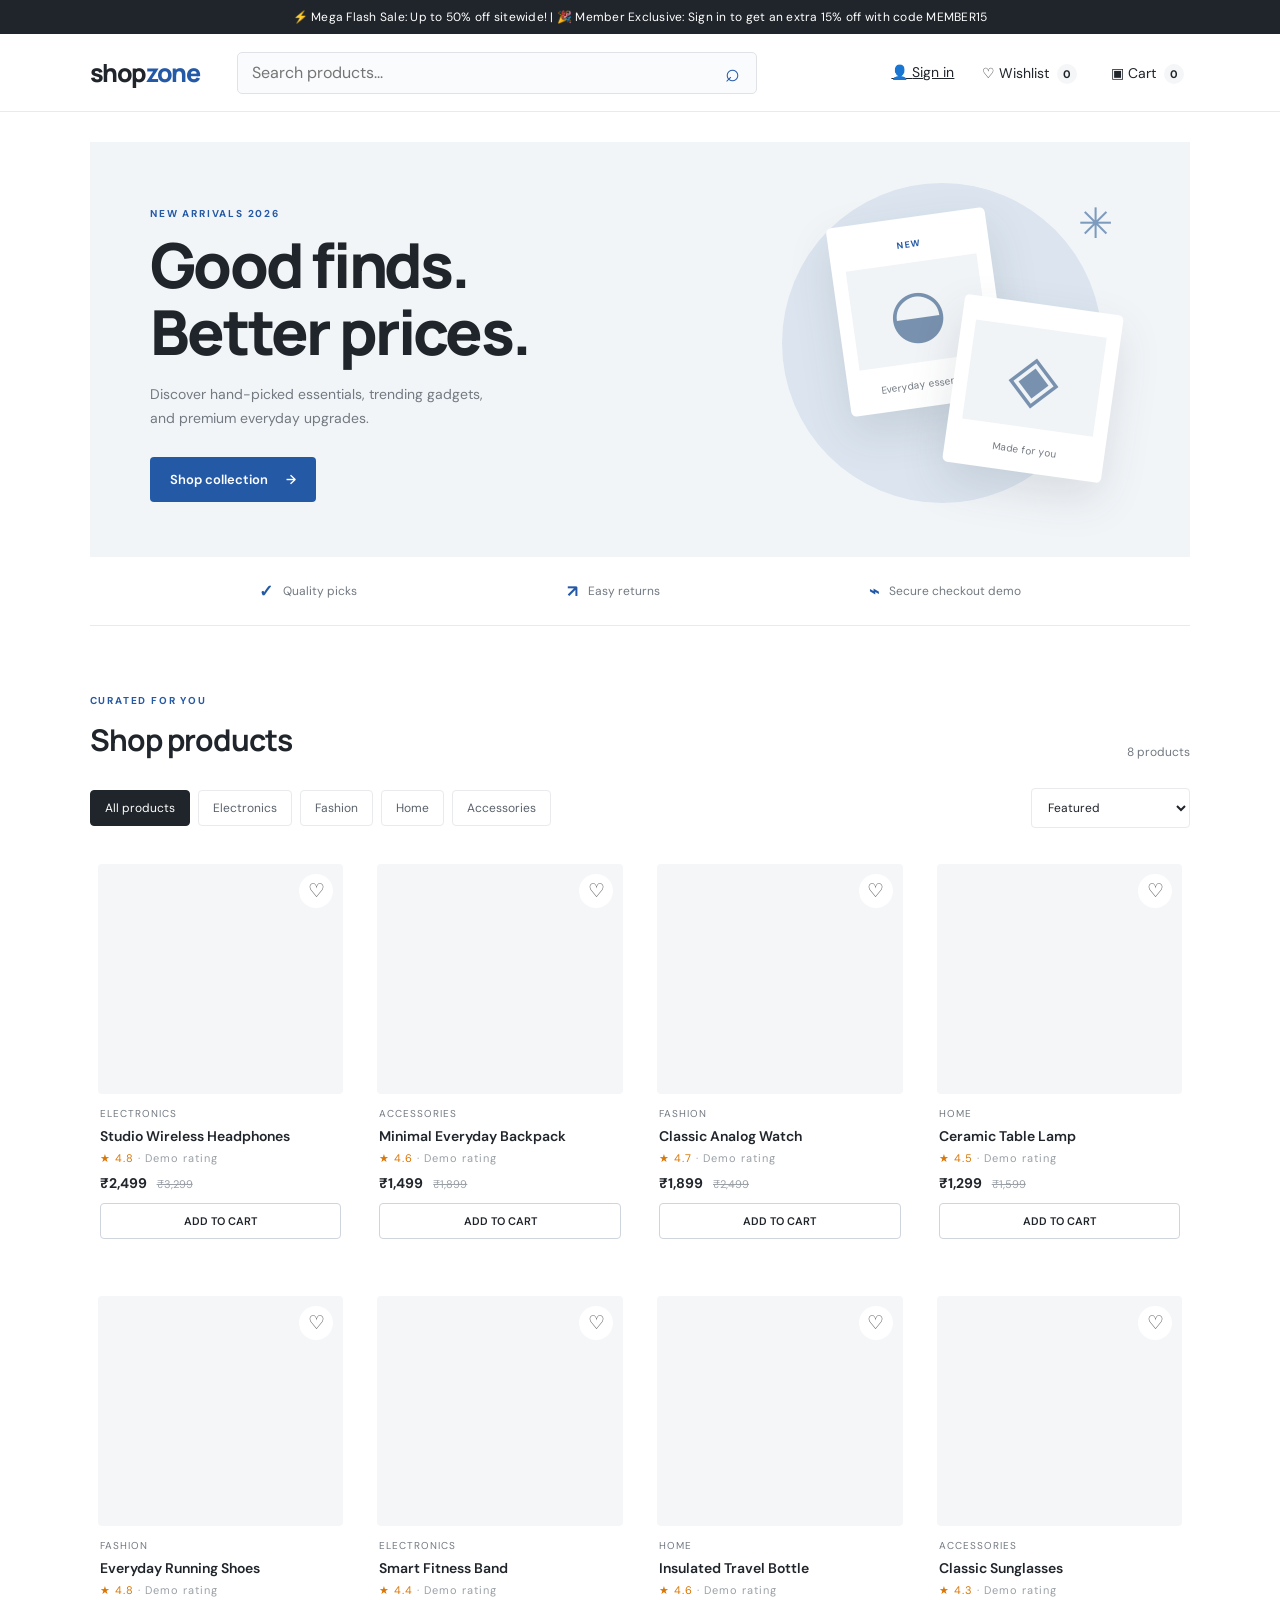
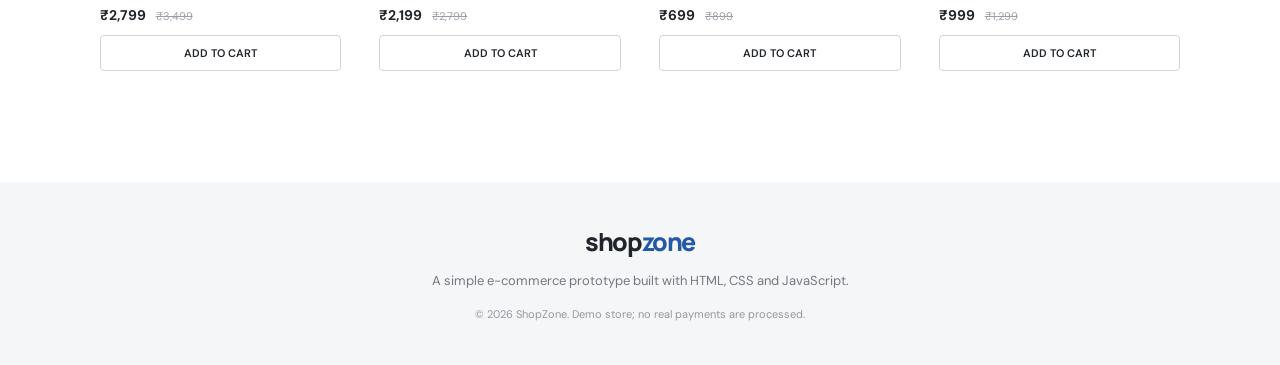
<file: index.html>
<!DOCTYPE html>
<html lang="en">
<head>
  <meta charset="UTF-8">
  <meta name="viewport" content="width=device-width, initial-scale=1.0">
  <meta name="description" content="ShopZone - a simple online shopping prototype">
  <title>ShopZone | Online Store</title>
  <link rel="stylesheet" href="style.css">
</head>
<body>
  <div class="announcement">⚡ Mega Flash Sale: Up to 50% off sitewide! | 🎉 Member Exclusive: Sign in to get an extra 15% off with code MEMBER15</div>
  <header class="site-header">
    <a class="brand" href="#" aria-label="ShopZone home">shop<span>zone</span></a>
    <form class="search" id="searchForm">
      <input id="searchInput" type="search" placeholder="Search products..." aria-label="Search products">
      <button aria-label="Search">⌕</button>
    </form>
    <nav class="header-actions">
      <a class="text-action signin-link" href="login.html" id="userAccountBtn">👤 <span>Sign in</span></a>
      <button class="text-action" id="wishlistNav" aria-label="Open wishlist">♡ <span>Wishlist</span> <b id="wishlistCount">0</b></button>
      <button class="text-action" id="cartNav" aria-label="Open cart">▣ <span>Cart</span> <b id="cartCount">0</b></button>
    </nav>
  </header>

  <main>
    <section class="hero">
      <div class="hero-copy">
        <p class="eyebrow">NEW ARRIVALS 2026</p>
        <h1>Good finds.<br>Better prices.</h1>
        <p>Discover hand-picked essentials, trending gadgets, and premium everyday upgrades.</p>
        <button class="primary-btn" id="shopNow">Shop collection <span>→</span></button>
      </div>
      <div class="hero-art" aria-label="Shopping collection illustration">
        <div class="art-circle"></div>
        <div class="art-card art-card-one"><span>NEW</span><div class="art-product">◒</div><small>Everyday essentials</small></div>
        <div class="art-card art-card-two"><div class="art-product">◈</div><small>Made for you</small></div>
        <div class="art-spark">✳</div>
      </div>
    </section>

    <section class="trust-row">
      <div><strong>✓</strong><span>Quality picks</span></div>
      <div><strong>↗</strong><span>Easy returns</span></div>
      <div><strong>⌁</strong><span>Secure checkout demo</span></div>
    </section>

    <section class="shop-section" id="shop">
      <div class="section-heading">
        <div><p class="eyebrow">CURATED FOR YOU</p><h2>Shop products</h2></div>
        <span id="resultCount" class="result-count"></span>
      </div>
      <div class="shop-toolbar">
        <div class="categories" id="categories">
          <button class="category active" data-category="All">All products</button>
          <button class="category" data-category="Electronics">Electronics</button>
          <button class="category" data-category="Fashion">Fashion</button>
          <button class="category" data-category="Home">Home</button>
          <button class="category" data-category="Accessories">Accessories</button>
        </div>
        <select id="sortSelect" aria-label="Sort products">
          <option value="featured">Featured</option>
          <option value="low">Price: low to high</option>
          <option value="high">Price: high to low</option>
          <option value="rating">Top rated</option>
        </select>
      </div>
      <div class="product-grid" id="productGrid"></div>
      <div class="empty-state hidden" id="emptyState">No products found. Try another search or category.</div>
    </section>
  </main>

  <footer><a class="brand" href="#">shop<span>zone</span></a><p>A simple e-commerce prototype built with HTML, CSS and JavaScript.</p><small>© 2026 ShopZone. Demo store; no real payments are processed.</small></footer>

  <div class="overlay hidden" id="overlay"></div>
  <aside class="drawer" id="cartDrawer" aria-label="Shopping cart" aria-hidden="true">
    <div class="drawer-head"><div><p class="eyebrow">YOUR SELECTION</p><h2>Your cart <span id="drawerCartCount">(0)</span></h2></div><button class="icon-btn close-drawer" aria-label="Close cart">×</button></div>
    <div class="drawer-content" id="cartItems"></div>
    <div class="drawer-bottom" id="cartBottom">
      <div class="subtotal"><span>Subtotal</span><strong id="cartSubtotal">₹0</strong></div>
      <p class="shipping-note">Shipping and taxes are calculated at checkout.</p>
      <button class="primary-btn full-width" id="checkoutBtn">Continue to checkout <span>→</span></button>
    </div>
  </aside>

  <aside class="drawer" id="wishlistDrawer" aria-label="Wishlist" aria-hidden="true">
    <div class="drawer-head"><div><p class="eyebrow">SAVED ITEMS</p><h2>Your wishlist</h2></div><button class="icon-btn close-drawer" aria-label="Close wishlist">×</button></div>
    <div class="drawer-content" id="wishlistItems"></div>
  </aside>

  <section class="modal hidden" id="productModal" role="dialog" aria-modal="true" aria-label="Product details">
    <button class="icon-btn modal-close" id="modalClose" aria-label="Close">×</button>
    <div id="productDetails"></div>
  </section>

  <section class="checkout-page hidden" id="checkoutPage">
    <div class="checkout-top"><a class="brand" href="#">shop<span>zone</span></a><button class="back-link" id="backToStore">← Back to store</button></div>
    <div class="checkout-layout">
      <div>
        <p class="eyebrow">ALMOST YOURS</p><h1>Checkout</h1>
        <form id="checkoutForm" class="checkout-form">
          <h3>Contact information</h3>
          <label>Full name<input name="name" required placeholder="Your name"></label>
          <label>Email address<input name="email" type="email" required placeholder="you@example.com"></label>
          <h3>Delivery address</h3>
          <label>Address<input name="address" required placeholder="House number, street"></label>
          <div class="form-two">
            <label>City<input name="city" required placeholder="City"></label>
            <label>PIN code<input name="pin" inputmode="numeric" pattern="[0-9]{6}" required placeholder="6-digit PIN"></label>
          </div>
          <h3>Payment method</h3>
          <label class="payment-option"><input type="radio" name="payment" value="Cash on Delivery" checked> Cash on delivery (demo)</label>
          <label class="payment-option"><input type="radio" name="payment" value="UPI (demo)"> UPI (demo only)</label>
          <p class="demo-note">This prototype does not collect payment details or process real payments.</p>
          <button class="primary-btn full-width" type="submit">Place demo order <span>→</span></button>
        </form>
      </div>
      <div class="order-summary"><h3>Order summary</h3><div id="checkoutItems"></div><div class="subtotal"><span>Total</span><strong id="checkoutTotal">₹0</strong></div></div>
    </div>
  </section>

  <section class="success-modal hidden" id="successModal" role="dialog" aria-modal="true">
    <div class="success-mark">✓</div><p class="eyebrow">ORDER PLACED</p><h2>Thank you for your order.</h2><p id="orderMessage">Your demo order has been created.</p><button class="primary-btn" id="continueShopping">Continue shopping</button>
  </section>

  <script src="script.js"></script>
</body>
</html>
</file>
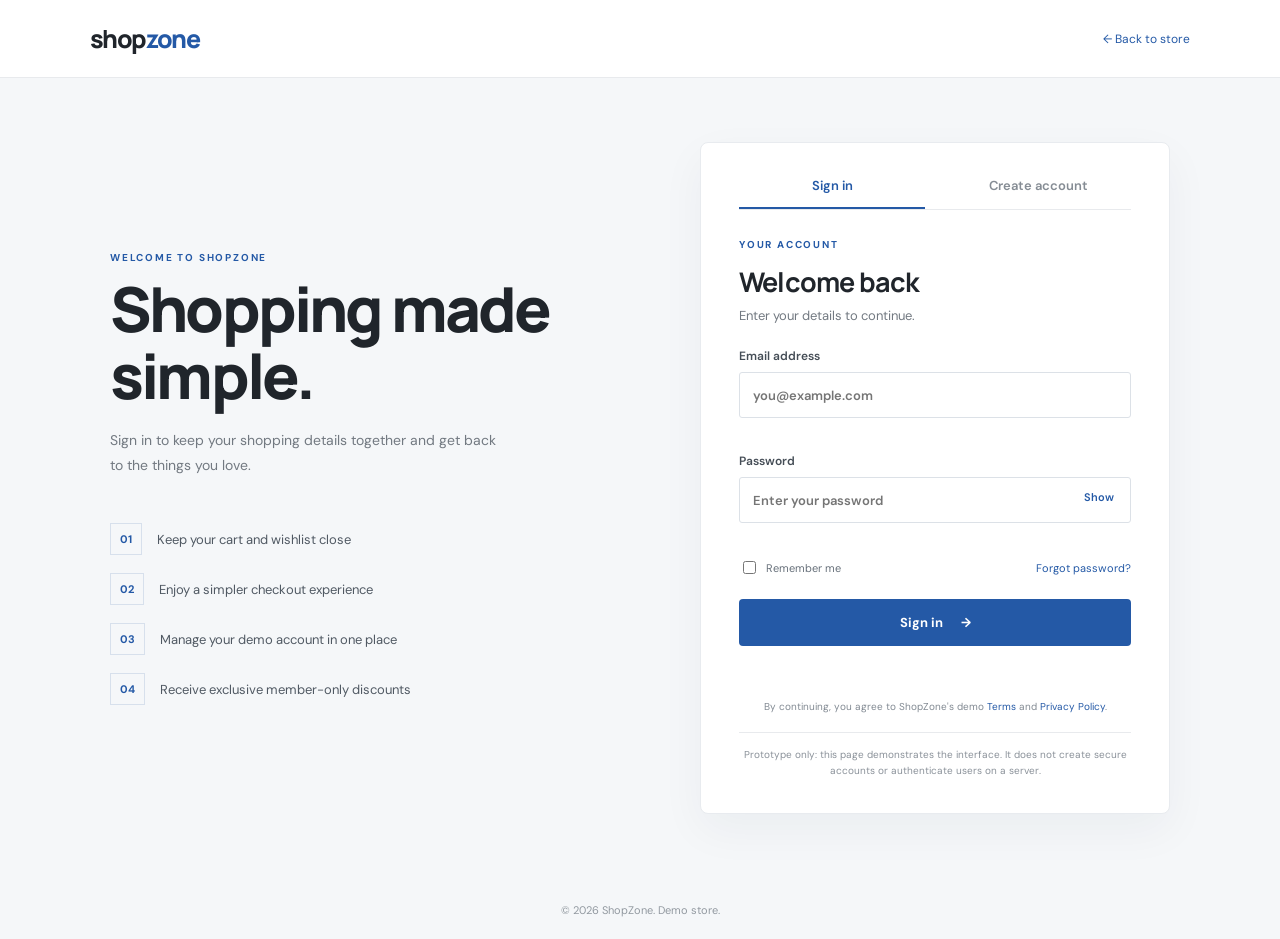
<file: login.html>
<!DOCTYPE html>
<html lang="en">
<head>
  <meta charset="UTF-8">
  <meta name="viewport" content="width=device-width, initial-scale=1.0">
  <meta name="description" content="Sign in or create your ShopZone demo account.">
  <title>Sign in | ShopZone</title>
  <link rel="stylesheet" href="style.css">
  <link rel="stylesheet" href="login.css">
</head>
<body class="login-body">
  <header class="login-header">
    <a class="brand" href="index.html">shop<span>zone</span></a>
    <a class="back-link" href="index.html">← Back to store</a>
  </header>
  <main class="login-shell">
    <section class="login-intro">
      <p class="eyebrow">WELCOME TO SHOPZONE</p>
      <h1>Shopping made<br>simple.</h1>
      <p>Sign in to keep your shopping details together and get back to the things you love.</p>
      <div class="login-benefits">
        <div><span>01</span><p>Keep your cart and wishlist close</p></div>
        <div><span>02</span><p>Enjoy a simpler checkout experience</p></div>
        <div><span>03</span><p>Manage your demo account in one place</p></div>
        <div><span>04</span><p>Receive exclusive member-only discounts</p></div>
      </div>
    </section>
    <section class="login-card" aria-labelledby="formTitle">
      <div class="login-tabs" role="tablist" aria-label="Account access">
        <button class="login-tab active" id="signinTab" type="button" role="tab" aria-selected="true">Sign in</button>
        <button class="login-tab" id="registerTab" type="button" role="tab" aria-selected="false">Create account</button>
      </div>
      <div class="login-card-heading">
        <p class="eyebrow" id="formEyebrow">YOUR ACCOUNT</p>
        <h2 id="formTitle">Welcome back</h2>
        <p id="formDescription">Enter your details to continue.</p>
      </div>
      <form id="authForm" novalidate>
        <label id="nameField" class="form-field hidden">Full name
          <input id="fullName" name="name" type="text" autocomplete="name" placeholder="Enter your name">
          <small class="field-error" id="nameError"></small>
        </label>
        <label class="form-field">Email address
          <input id="email" name="email" type="email" autocomplete="email" placeholder="you@example.com" required>
          <small class="field-error" id="emailError"></small>
        </label>
        <label class="form-field">Password
          <span class="password-wrap">
            <input id="password" name="password" type="password" autocomplete="current-password" placeholder="Enter your password" required>
            <button type="button" class="show-password" id="togglePassword" aria-label="Show password">Show</button>
          </span>
          <small class="field-error" id="passwordError"></small>
        </label>
        <div class="login-options" id="signinOptions">
          <label class="remember-option"><input type="checkbox" id="remember"> Remember me</label>
          <a href="#" id="forgotPassword">Forgot password?</a>
        </div>
        <button class="primary-btn login-submit" type="submit" id="submitButton">Sign in <span>→</span></button>
        <p class="form-feedback" id="formFeedback" role="status" aria-live="polite"></p>
      </form>
      <p class="login-legal">By continuing, you agree to ShopZone's demo <a href="#">Terms</a> and <a href="#">Privacy Policy</a>.</p>
      <p class="demo-disclaimer">Prototype only: this page demonstrates the interface. It does not create secure accounts or authenticate users on a server.</p>
    </section>
  </main>
  <footer class="login-footer"><small>© 2026 ShopZone. Demo store.</small></footer>
  <script src="login.js"></script>
</body>
</html>
</file>
<file: style.css>
@import url('https://fonts.googleapis.com/css2?family=DM+Sans:wght@400;500;600;700&family=Manrope:wght@400;500;600;700;800&display=swap');

:root {
    --ink: #20252b;
    --muted: #727981;
    --blue: #2459a6;
    --blue-dark: #194783;
    --line: #e8eaed;
    --soft: #f4f6f8;
    --white: #fff;
    --radius: 8px
}

* {
    box-sizing: border-box
}

html {
    scroll-behavior: smooth
}

body {
    margin: 0;
    color: var(--ink);
    font-family: 'DM Sans', sans-serif;
    background: #fff
}

button,
input,
select {
    font: inherit
}

button {
    cursor: pointer
}

.announcement {
    height: 34px;
    background: #20252b;
    color: #fff;
    display: flex;
    align-items: center;
    justify-content: center;
    font-size: 12px;
    letter-spacing: .25px
}

.site-header {
    height: 78px;
    padding: 0 7%;
    display: flex;
    align-items: center;
    gap: 38px;
    border-bottom: 1px solid var(--line);
    position: sticky;
    top: 0;
    background: #fff;
    z-index: 5
}

.brand {
    font: 800 25px 'Manrope', sans-serif;
    letter-spacing: -1.4px;
    text-decoration: none;
    color: var(--ink);
    white-space: nowrap
}

.brand span {
    color: var(--blue)
}

.search {
    height: 42px;
    max-width: 520px;
    flex: 1;
    display: flex;
    border: 1px solid #dfe3e8;
    border-radius: 5px;
    overflow: hidden;
    background: #fafbfc
}

.search input {
    border: 0;
    outline: 0;
    background: transparent;
    padding: 0 14px;
    flex: 1;
    min-width: 0
}

.search button {
    width: 48px;
    border: 0;
    background: transparent;
    font-size: 25px;
    color: var(--blue)
}

.header-actions {
    margin-left: auto;
    display: flex;
    gap: 22px
}

.text-action {
    border: 0;
    background: none;
    color: var(--ink);
    font-size: 14px
}

.text-action b {
    font-size: 11px;
    background: var(--soft);
    padding: 3px 6px;
    border-radius: 20px;
    margin-left: 4px
}

.hero {
    margin: 30px 7% 0;
    min-height: 390px;
    background: #f2f5f8;
    display: grid;
    grid-template-columns: 1fr 1fr;
    overflow: hidden
}

.hero-copy {
    padding: 65px 0 55px 11%;
    align-self: center
}

.eyebrow {
    font-size: 10px;
    font-weight: 700;
    letter-spacing: 1.8px;
    color: var(--blue);
    margin: 0 0 12px
}

.hero h1 {
    font: 800 clamp(40px, 5vw, 62px)/1.08 'Manrope', sans-serif;
    letter-spacing: -2.8px;
    margin: 0 0 17px
}

.hero-copy>p:not(.eyebrow) {
    max-width: 350px;
    color: var(--muted);
    line-height: 1.7;
    font-size: 14px;
    margin-bottom: 26px
}

.primary-btn {
    border: 0;
    border-radius: 4px;
    background: var(--blue);
    color: #fff;
    padding: 14px 20px;
    font-weight: 600;
    font-size: 13px;
    transition: .2s
}

.primary-btn:hover {
    background: var(--blue-dark);
    transform: translateY(-1px)
}

.primary-btn span {
    margin-left: 15px
}

.hero-art {
    position: relative;
    min-height: 390px;
    overflow: hidden
}

.art-circle {
    position: absolute;
    width: 320px;
    height: 320px;
    border-radius: 50%;
    background: #dce5ef;
    right: 16%;
    top: 10%
}

.art-card {
    position: absolute;
    background: #fff;
    box-shadow: 0 18px 45px #25374a20;
    border-radius: 5px;
    padding: 14px;
    width: 160px;
    text-align: center
}

.art-card-one {
    right: 35%;
    top: 18%;
    transform: rotate(-8deg)
}

.art-card-two {
    right: 14%;
    top: 39%;
    transform: rotate(8deg)
}

.art-card span {
    font-size: 9px;
    color: var(--blue);
    font-weight: 700;
    letter-spacing: 1px
}

.art-product {
    height: 100px;
    display: grid;
    place-items: center;
    font-size: 66px;
    color: #7891ae;
    background: #f1f4f7;
    margin: 10px 0
}

.art-card small {
    font-size: 10px;
    color: var(--muted)
}

.art-spark {
    position: absolute;
    right: 14%;
    top: 13%;
    font-size: 42px;
    color: #7d9bbd
}

.trust-row {
    margin: 0 7%;
    padding: 23px 5%;
    display: flex;
    justify-content: space-around;
    border-bottom: 1px solid var(--line)
}

.trust-row div {
    display: flex;
    gap: 10px;
    align-items: center;
    color: var(--muted);
    font-size: 12px
}

.trust-row strong {
    color: var(--blue);
    font-size: 17px
}

.shop-section {
    padding: 68px 7% 90px
}

.section-heading {
    display: flex;
    justify-content: space-between;
    align-items: end
}

.section-heading h2 {
    font: 700 30px 'Manrope', sans-serif;
    letter-spacing: -1px;
    margin: 0
}

.result-count {
    font-size: 12px;
    color: var(--muted)
}

.shop-toolbar {
    display: flex;
    justify-content: space-between;
    align-items: center;
    gap: 20px;
    margin: 28px 0
}

.categories {
    display: flex;
    gap: 8px;
    flex-wrap: wrap
}

.category {
    border: 1px solid var(--line);
    background: #fff;
    padding: 9px 14px;
    border-radius: 4px;
    font-size: 12px;
    color: #59616a
}

.category.active,
.category:hover {
    background: var(--ink);
    color: #fff;
    border-color: var(--ink)
}

select {
    border: 1px solid var(--line);
    padding: 10px 30px 10px 12px;
    border-radius: 4px;
    background: #fff;
    color: var(--ink);
    font-size: 12px
}

.product-grid {
    display: grid;
    grid-template-columns: repeat(4, minmax(0, 1fr));
    gap: 28px 18px
}

.product-card {
    min-width: 0;
    cursor: pointer;
    transition: transform .25s ease, box-shadow .25s ease;
    border-radius: 6px;
    padding: 8px
}

.product-card:hover {
    transform: translateY(-4px);
    box-shadow: 0 12px 28px #1d2b3a12;
    background: #fff
}

.product-image {
    height: 230px;
    background: var(--soft);
    position: relative;
    display: grid;
    place-items: center;
    overflow: hidden;
    border-radius: 4px
}

.product-image img {
    width: 100%;
    height: 100%;
    object-fit: cover;
    transition: transform .35s
}

.product-card:hover .product-image img {
    transform: scale(1.045)
}

.heart-btn {
    position: absolute;
    right: 10px;
    top: 10px;
    width: 34px;
    height: 34px;
    border: 0;
    border-radius: 50%;
    background: #fff;
    color: #555;
    font-size: 19px;
    z-index: 1;
    transition: transform .2s ease
}

.heart-btn:hover {
    transform: scale(1.1)
}

.heart-btn.saved {
    color: #c64b5a
}

.product-info {
    padding: 13px 2px
}

.product-category {
    font-size: 10px;
    text-transform: uppercase;
    letter-spacing: 1px;
    color: var(--muted)
}

.product-name {
    font-size: 14px;
    font-weight: 600;
    margin: 7px 0 6px;
    white-space: nowrap;
    overflow: hidden;
    text-overflow: ellipsis
}

.rating {
    font-size: 11px;
    color: #d97706;
    letter-spacing: 1px
}

.product-price {
    font-size: 14px;
    font-weight: 700;
    margin-top: 9px
}

.old-price {
    font-size: 11px;
    color: #9aa0a6;
    text-decoration: line-through;
    font-weight: 400;
    margin-left: 7px
}

.add-btn {
    width: 100%;
    margin-top: 11px;
    background: #fff;
    border: 1px solid #cfd5dc;
    border-radius: 4px;
    padding: 10px;
    font-size: 11px;
    font-weight: 600;
    color: var(--ink);
    transition: all .2s ease
}

.add-btn:hover {
    border-color: var(--blue);
    background: var(--blue);
    color: #fff;
    box-shadow: 0 4px 12px rgba(36, 89, 166, .2)
}

.empty-state {
    text-align: center;
    color: var(--muted);
    padding: 60px 0
}

.hidden {
    display: none !important
}

footer {
    background: #f4f6f8;
    padding: 42px 7%;
    text-align: center
}

footer p {
    font-size: 13px;
    color: var(--muted)
}

footer small {
    font-size: 11px;
    color: #9299a0
}

.overlay {
    position: fixed;
    inset: 0;
    background: #10182070;
    z-index: 9
}

.drawer {
    position: fixed;
    right: 0;
    top: 0;
    height: 100%;
    width: min(440px, 100%);
    background: #fff;
    z-index: 10;
    transform: translateX(105%);
    transition: transform .28s;
    display: flex;
    flex-direction: column
}

.drawer.open {
    transform: translateX(0)
}

.drawer-head {
    padding: 28px 25px 20px;
    border-bottom: 1px solid var(--line);
    display: flex;
    justify-content: space-between;
    align-items: center
}

.drawer-head h2 {
    font: 700 24px 'Manrope', sans-serif;
    margin: 0
}

.drawer-head h2 span {
    font: 400 13px 'DM Sans';
    color: var(--muted)
}

.icon-btn {
    border: 0;
    background: transparent;
    font-size: 28px;
    color: #555
}

.drawer-content {
    padding: 10px 25px;
    overflow: auto;
    flex: 1
}

.cart-row {
    display: grid;
    grid-template-columns: 76px 1fr auto;
    gap: 13px;
    padding: 15px 0;
    border-bottom: 1px solid var(--line);
    align-items: center
}

.cart-row img {
    width: 76px;
    height: 76px;
    object-fit: cover;
    background: var(--soft);
    border-radius: 4px
}

.cart-row h4 {
    margin: 0 0 5px;
    font-size: 13px
}

.cart-row p {
    font-size: 12px;
    color: var(--muted);
    margin: 0 0 9px
}

.quantity {
    display: flex;
    align-items: center;
    gap: 11px
}

.quantity button {
    width: 24px;
    height: 24px;
    border: 1px solid var(--line);
    background: #fff;
    border-radius: 3px
}

.remove-btn {
    border: 0;
    background: none;
    color: #a1a6ac;
    font-size: 11px;
    text-decoration: underline;
    margin-top: 8px
}

.drawer-bottom {
    padding: 20px 25px 25px;
    border-top: 1px solid var(--line)
}

.subtotal {
    display: flex;
    justify-content: space-between;
    font-size: 14px
}

.subtotal strong {
    font-size: 18px
}

.shipping-note,
.demo-note {
    font-size: 11px;
    color: var(--muted);
    line-height: 1.6
}

.full-width {
    width: 100%;
    margin-top: 12px
}

.drawer-empty {
    text-align: center;
    padding: 55px 10px;
    color: var(--muted);
    font-size: 13px
}

.modal {
    position: fixed;
    z-index: 12;
    left: 50%;
    top: 50%;
    transform: translate(-50%, -50%);
    width: min(760px, 92vw);
    max-height: 90vh;
    overflow: auto;
    background: #fff;
    padding: 30px;
    border-radius: 7px;
    box-shadow: 0 20px 80px #0003
}

.modal-close {
    position: absolute;
    right: 18px;
    top: 10px
}

.detail-layout {
    display: grid;
    grid-template-columns: 1fr 1fr;
    gap: 30px;
    align-items: center
}

.detail-layout img {
    width: 100%;
    aspect-ratio: 1/1;
    object-fit: cover;
    background: var(--soft)
}

.detail-layout h2 {
    font: 700 27px 'Manrope';
    margin: 8px 0
}

.detail-layout p {
    color: var(--muted);
    font-size: 13px;
    line-height: 1.7
}

.detail-price {
    font-size: 21px;
    font-weight: 700;
    margin: 18px 0
}

.checkout-page {
    position: fixed;
    inset: 0;
    z-index: 15;
    background: #fff;
    overflow: auto;
    padding: 25px 7% 60px
}

.checkout-top {
    display: flex;
    justify-content: space-between;
    align-items: center;
    border-bottom: 1px solid var(--line);
    padding-bottom: 20px
}

.back-link {
    border: 0;
    background: none;
    color: var(--blue);
    font-size: 12px
}

.checkout-layout {
    max-width: 950px;
    margin: 45px auto;
    display: grid;
    grid-template-columns: 1.2fr .8fr;
    gap: 70px
}

.checkout-layout h1 {
    font: 700 34px 'Manrope';
    margin: 0 0 25px
}

.checkout-form h3,
.order-summary h3 {
    font: 700 16px 'Manrope';
    margin: 25px 0 15px
}

.checkout-form label {
    display: block;
    font-size: 12px;
    color: #555;
    margin-bottom: 14px
}

.checkout-form input:not([type=radio]) {
    display: block;
    width: 100%;
    padding: 12px;
    border: 1px solid #dce0e5;
    border-radius: 4px;
    margin-top: 7px;
    outline-color: var(--blue)
}

.form-two {
    display: grid;
    grid-template-columns: 1fr 1fr;
    gap: 12px
}

.payment-option {
    display: flex !important;
    gap: 9px;
    align-items: center
}

.order-summary {
    background: #f6f7f8;
    padding: 25px;
    height: max-content
}

.summary-row {
    display: flex;
    justify-content: space-between;
    gap: 15px;
    font-size: 12px;
    margin: 15px 0;
    color: #555
}

.success-modal {
    position: fixed;
    z-index: 20;
    left: 50%;
    top: 50%;
    transform: translate(-50%, -50%);
    background: #fff;
    padding: 45px 35px;
    text-align: center;
    width: min(420px, 90vw);
    box-shadow: 0 20px 80px #0004;
    border-radius: 7px
}

.success-mark {
    width: 52px;
    height: 52px;
    margin: 0 auto 20px;
    border-radius: 50%;
    background: #e7f3ec;
    color: #287b4d;
    display: grid;
    place-items: center;
    font-size: 25px
}

.success-modal h2 {
    font: 700 25px 'Manrope'
}

.success-modal>p:not(.eyebrow) {
    font-size: 13px;
    color: var(--muted);
    line-height: 1.6;
    margin-bottom: 25px
}

@media(max-width:900px) {
    .site-header {
        padding: 0 4%;
        gap: 18px
    }

    .hero,
    .trust-row {
        margin-left: 4%;
        margin-right: 4%
    }

    .shop-section {
        padding-left: 4%;
        padding-right: 4%
    }

    .product-grid {
        grid-template-columns: repeat(3, minmax(0, 1fr))
    }

    .product-image {
        height: 210px
    }

    .hero-copy {
        padding-left: 9%
    }

    .hero-art {
        transform: scale(.9);
        transform-origin: center
    }
}

@media(max-width:650px) {
    .site-header {
        height: auto;
        min-height: 70px;
        flex-wrap: wrap;
        padding: 14px 5%;
        gap: 12px
    }

    .brand {
        font-size: 23px
    }

    .search {
        order: 3;
        flex-basis: 100%;
        max-width: none
    }

    .header-actions {
        gap: 10px
    }

    .text-action {
        font-size: 12px
    }

    .text-action span {
        display: none
    }

    .hero {
        grid-template-columns: 1fr;
        margin-top: 15px;
        min-height: 0
    }

    .hero-copy {
        padding: 42px 8% 5px
    }

    .hero h1 {
        font-size: 46px
    }

    .hero-art {
        min-height: 250px;
        transform: none
    }

    .art-circle {
        width: 230px;
        height: 230px;
        right: 15%;
        top: 5%
    }

    .art-card {
        width: 130px;
        padding: 10px
    }

    .art-product {
        height: 70px;
        font-size: 48px
    }

    .art-card-one {
        right: 43%;
        top: 13%
    }

    .art-card-two {
        right: 16%;
        top: 35%
    }

    .trust-row {
        padding: 17px 0;
        gap: 12px
    }

    .trust-row div {
        font-size: 10px;
        gap: 5px
    }

    .shop-section {
        padding-top: 48px
    }

    .section-heading h2 {
        font-size: 25px
    }

    .shop-toolbar {
        align-items: flex-start;
        flex-direction: column
    }

    .categories {
        gap: 6px
    }

    .category {
        padding: 8px 10px;
        font-size: 11px
    }

    .product-grid {
        grid-template-columns: repeat(2, minmax(0, 1fr));
        gap: 20px 12px
    }

    .product-image {
        height: auto;
        aspect-ratio: 1/1
    }

    .product-name {
        font-size: 12px
    }

    .checkout-layout {
        grid-template-columns: 1fr;
        gap: 25px;
        margin: 28px auto
    }

    .checkout-page {
        padding: 18px 5% 40px
    }

    .detail-layout {
        grid-template-columns: 1fr;
        gap: 18px
    }

    .detail-layout img {
        max-height: 260px;
        object-fit: contain
    }

    .modal {
        padding: 25px 20px
    }

    .drawer-head {
        padding: 22px 20px
    }

    .drawer-content {
        padding: 8px 20px
    }

    .drawer-bottom {
        padding: 18px 20px
    }

    .form-two {
        grid-template-columns: 1fr 1fr
    }
}
</file>
<file: login.css>
.login-body{min-height:100vh;background:#f5f7f9;display:flex;flex-direction:column}
.login-header{height:78px;padding:0 7%;display:flex;align-items:center;justify-content:space-between;background:#fff;border-bottom:1px solid var(--line)}
.login-header .back-link{text-decoration:none}
.login-shell{width:min(1060px,86%);margin:64px auto;display:grid;grid-template-columns:1fr minmax(360px,470px);gap:80px;align-items:center;flex:1}
.login-intro{padding:15px 0}
.login-intro h1{font:800 clamp(42px,5vw,62px)/1.08 'Manrope',sans-serif;letter-spacing:-2.8px;margin:0 0 18px}
.login-intro>p:not(.eyebrow){max-width:390px;color:var(--muted);font-size:14px;line-height:1.8}
.login-benefits{margin-top:45px;display:grid;gap:18px}
.login-benefits div{display:flex;align-items:center;gap:15px}
.login-benefits span{font-size:11px;font-weight:700;color:var(--blue);border:1px solid #d7e0ec;padding:8px 9px}
.login-benefits p{font-size:13px;color:#505963;margin:0}
.login-card{background:#fff;border:1px solid #e8ebef;border-radius:8px;padding:34px 38px;box-shadow:0 16px 45px #1d2b3a0c;transition:box-shadow .3s ease}
.login-card:hover{box-shadow:0 20px 50px #1d2b3a14}
.login-tabs{display:grid;grid-template-columns:1fr 1fr;border-bottom:1px solid var(--line);gap:20px}
.login-tab{padding:0 0 13px;border:0;border-bottom:2px solid transparent;background:none;color:#858c94;font-size:13px;font-weight:600}
.login-tab.active{color:var(--blue);border-color:var(--blue)}
.login-card-heading{margin:28px 0 24px}
.login-card-heading h2{font:700 27px 'Manrope',sans-serif;letter-spacing:-.8px;margin:0 0 7px}
.login-card-heading>p:last-child{font-size:13px;color:var(--muted);margin:0}
.form-field{display:block;font-size:12px;font-weight:600;color:#454d56;margin:17px 0}
.form-field>input,.password-wrap input{width:100%;height:46px;border:1px solid #dce1e7;border-radius:3px;padding:0 13px;margin-top:8px;outline:none;color:var(--ink);font-size:13px;background:#fff}
.form-field input:focus{border-color:var(--blue);box-shadow:0 0 0 3px #2459a610}
.password-wrap{display:block;position:relative}
.password-wrap input{padding-right:65px}
.show-password{position:absolute;right:11px;top:20px;border:0;background:none;color:var(--blue);font-size:11px;font-weight:600}
.field-error{display:block;min-height:14px;margin-top:4px;color:#b33b46;font-size:11px;font-weight:400}
.login-options{display:flex;justify-content:space-between;align-items:center;margin:5px 0 22px;font-size:11px}
.login-options a,.login-legal a{color:var(--blue);text-decoration:none}
.remember-option{display:flex;align-items:center;gap:7px;color:#68717b}
.remember-option input{accent-color:var(--blue)}
.login-submit{width:100%;height:47px;transition:all .2s ease;font-weight:700}
.login-submit:hover{background:var(--blue-dark);box-shadow:0 6px 18px rgba(36,89,166,.25);transform:translateY(-1px)}
.form-feedback{min-height:18px;text-align:center;font-size:12px;color:#287b4d;margin:12px 0 0}
.form-feedback.error{color:#b33b46}
.login-legal{text-align:center;font-size:10px;color:#818992;line-height:1.6;margin:23px 0 0}
.demo-disclaimer{border-top:1px solid var(--line);padding-top:14px;margin:17px 0 0;color:#8a9199;font-size:10px;line-height:1.6;text-align:center}
.login-footer{text-align:center;padding:20px;color:#8a9199;background:transparent}
.signin-link{text-decoration:none;display:inline-flex;align-items:center;font-weight:600}
@media(max-width:800px){.login-shell{width:min(540px,90%);grid-template-columns:1fr;gap:28px;margin:35px auto}.login-intro{padding:0}.login-intro h1{font-size:42px}.login-benefits{display:none}.login-header{padding:0 5%}}
@media(max-width:480px){.login-card{padding:27px 22px}.login-shell{margin:25px auto}.login-intro h1{font-size:38px}.login-header{height:68px}.login-header .brand{font-size:23px}}
</file>
